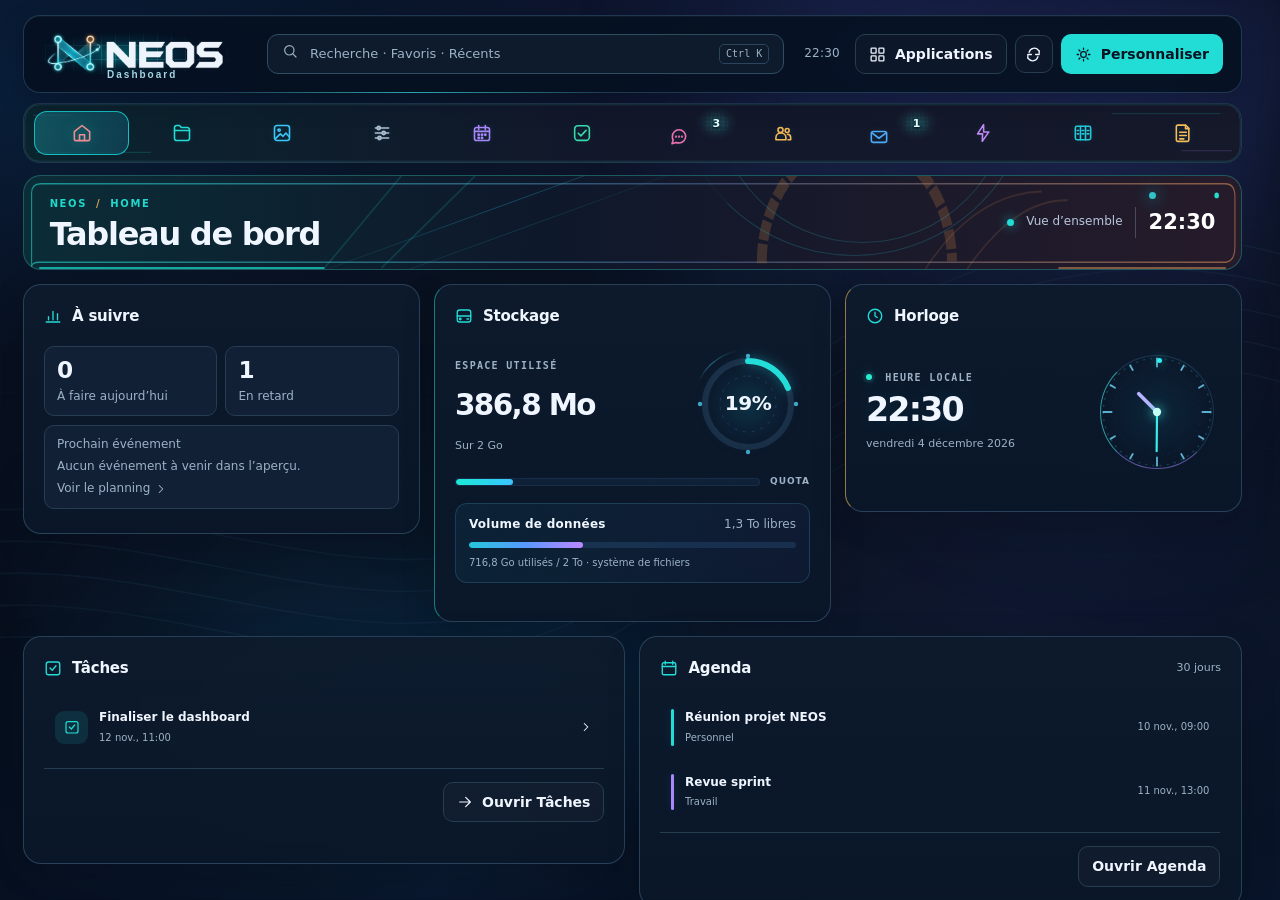
<file: docs/demo/index.html>
<!doctype html>
<html lang="fr">
<head>
  <meta charset="utf-8">
  <meta name="viewport" content="width=device-width, initial-scale=1">
  <base href="../../">
  <title>Neos v0.7.7 — Démonstration</title>
  <link rel="stylesheet" href="novadashboard/css/app.css">
  <style>:root { --header-height: 0px; } body { margin: 0; background: #080f1d; }</style>
</head>
<body>
  <div id="nova-root" data-demo="true"></div>
  <script src="docs/demo/data.js"></script>
  <script src="novadashboard/js/app.js"></script>
</body>
</html>
</file>
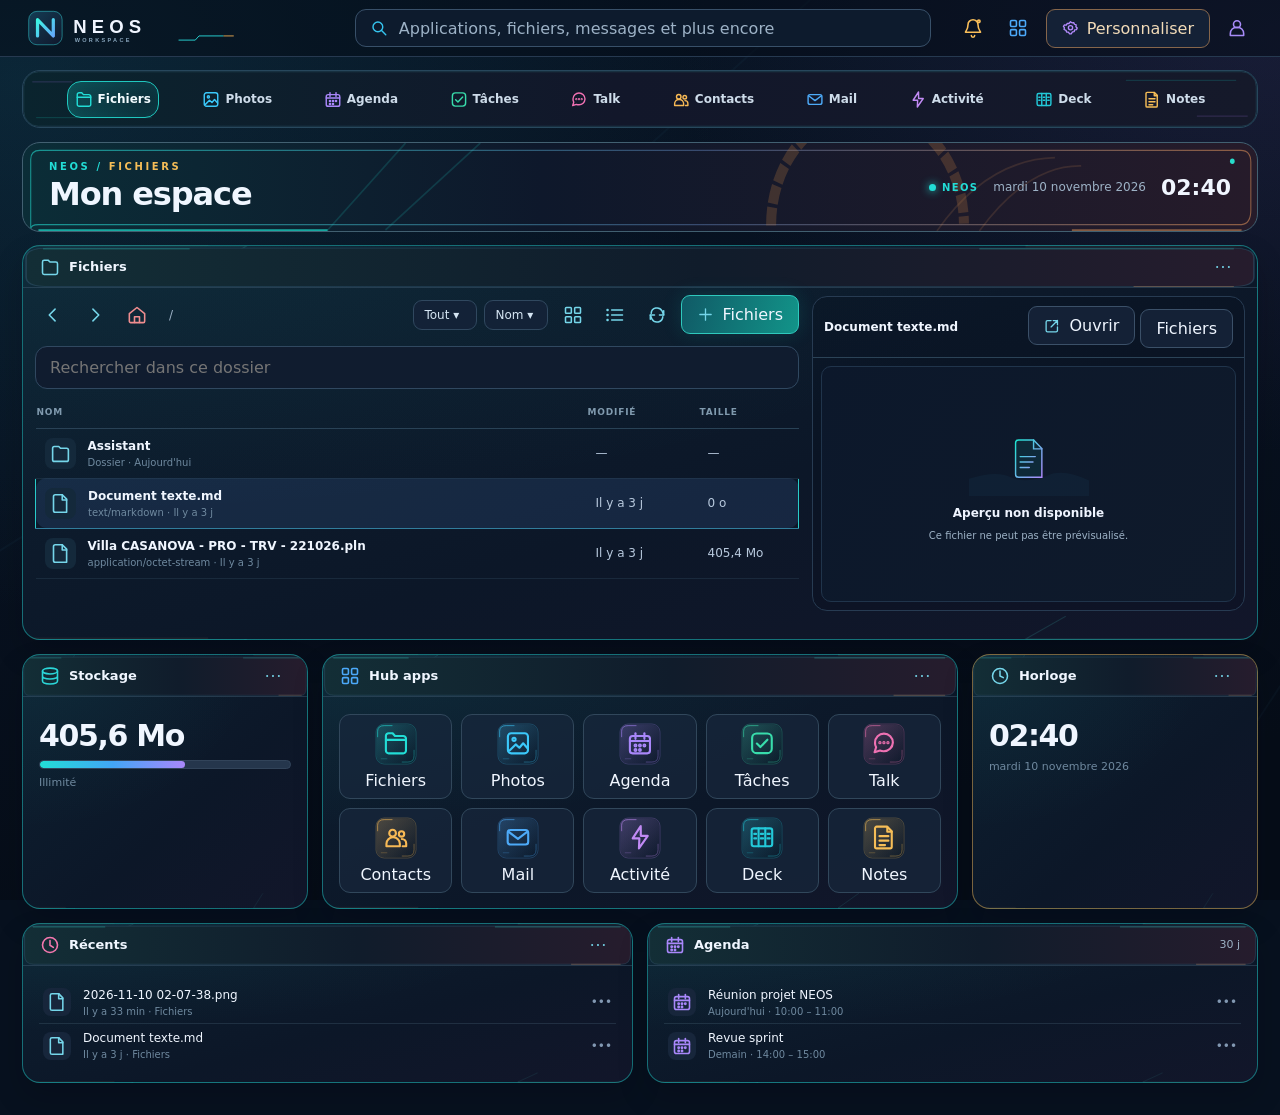
<file: NEOS_UI_Kit_v1/NEOS_UI_Kit_v1/demo/index.html>
<!doctype html><html lang="fr"><head><meta charset="utf-8"/><meta name="viewport" content="width=device-width,initial-scale=1"/><title>NEOS — Démo UI Kit</title><link rel="stylesheet" href="../css/neos-tokens.css"/><link rel="stylesheet" href="../css/neos-components.css"/></head><body style="margin:0"><div class="neos-theme neos-shell">
<header class="neos-topbar"><div class="neos-topbrand"><img class="neos-brand" src="../assets/branding/neos-wordmark.svg" alt="NEOS workspace"/></div><div class="neos-topsearch"><img src="../assets/icons/ui/recherche.svg" alt=""/>Applications, fichiers, messages et plus encore</div><div class="neos-top-actions"><button class="neos-icon-button" title="Notifications"><img src="../assets/icons/ui/notifications.svg" alt=""/></button><button class="neos-icon-button" title="Applications"><img src="../assets/icons/ui/applications.svg" alt=""/></button><button class="neos-button neos-button--secondary"><img src="../assets/icons/ui/parametres.svg" alt=""/>Personnaliser</button><button class="neos-icon-button" title="Profil"><img src="../assets/icons/ui/profil.svg" alt=""/></button></div></header>
<nav class="neos-nav" aria-label="Applications NEOS"><a href="#" class="neos-nav-item is-active"><img src="../assets/icons/apps/fichiers.svg" alt=""/>Fichiers</a><a href="#" class="neos-nav-item "><img src="../assets/icons/apps/photos.svg" alt=""/>Photos</a><a href="#" class="neos-nav-item "><img src="../assets/icons/apps/agenda.svg" alt=""/>Agenda</a><a href="#" class="neos-nav-item "><img src="../assets/icons/apps/taches.svg" alt=""/>Tâches</a><a href="#" class="neos-nav-item "><img src="../assets/icons/apps/talk.svg" alt=""/>Talk</a><a href="#" class="neos-nav-item "><img src="../assets/icons/apps/contacts.svg" alt=""/>Contacts</a><a href="#" class="neos-nav-item "><img src="../assets/icons/apps/mail.svg" alt=""/>Mail</a><a href="#" class="neos-nav-item "><img src="../assets/icons/apps/activite.svg" alt=""/>Activité</a><a href="#" class="neos-nav-item "><img src="../assets/icons/apps/deck.svg" alt=""/>Deck</a><a href="#" class="neos-nav-item "><img src="../assets/icons/apps/notes.svg" alt=""/>Notes</a></nav>
<main class="neos-content"><section class="neos-hero"><div><div class="neos-eyebrow">NEOS / <span style="color:var(--neos-amber)">FICHIERS</span></div><h1>Mon espace</h1></div><div class="neos-hero-meta"><span class="neos-live">NEOS</span><span>mardi 10 novembre 2026</span><span class="neos-hero-time">02:40</span></div></section>
<section class="neos-panel neos-panel--cyan neos-files-panel"><div class="neos-panel__head"><h2 class="neos-panel__title"><img src="../assets/icons/ui/dossier.svg" alt=""/>Fichiers</h2><button class="neos-icon-button" aria-label="Options"><img src="../assets/icons/ui/plus-options.svg" alt=""/></button></div>
<div class="neos-files-grid"><div><div class="neos-toolbar"><button class="neos-icon-button" aria-label="Précédent"><img src="../assets/icons/ui/retour.svg" alt=""/></button><button class="neos-icon-button" aria-label="Suivant"><img src="../assets/icons/ui/suivant.svg" alt=""/></button><button class="neos-icon-button" aria-label="Accueil"><img src="../assets/icons/ui/accueil.svg" alt=""/></button><span class="neos-breadcrumb">/</span><div class="neos-toolbar-right"><span class="neos-control">Tout ▾</span><span class="neos-control">Nom ▾</span><button class="neos-icon-button" aria-label="Vue grille"><img src="../assets/icons/ui/grille.svg" alt=""/></button><button class="neos-icon-button" aria-label="Vue liste"><img src="../assets/icons/ui/liste.svg" alt=""/></button><button class="neos-icon-button" aria-label="Actualiser"><img src="../assets/icons/ui/actualiser.svg" alt=""/></button><button class="neos-button neos-button--primary"><img src="../assets/icons/ui/plus.svg" alt=""/>Fichiers</button></div></div>
<input class="neos-search-input" type="search" placeholder="Rechercher dans ce dossier" aria-label="Rechercher dans ce dossier"/><table class="neos-table"><thead><tr><th>Nom</th><th>Modifié</th><th>Taille</th></tr></thead><tbody><tr><td><div class="neos-file-main"><img src="../assets/icons/ui/dossier.svg" alt=""/><div>Assistant<small>Dossier · Aujourd'hui</small></div></div></td><td>—</td><td>—</td></tr><tr class="is-selected"><td><div class="neos-file-main"><img src="../assets/icons/ui/fichier.svg" alt=""/><div>Document texte.md<small>text/markdown · Il y a 3 j</small></div></div></td><td>Il y a 3 j</td><td>0 o</td></tr><tr><td><div class="neos-file-main"><img src="../assets/icons/ui/fichier.svg" alt=""/><div>Villa CASANOVA - PRO - TRV - 221026.pln<small>application/octet-stream · Il y a 3 j</small></div></div></td><td>Il y a 3 j</td><td>405,4 Mo</td></tr></tbody></table></div>
<aside class="neos-preview-pane" aria-label="Aperçu du document"><div class="neos-preview-top"><span>Document texte.md</span><div><button class="neos-button"><img src="../assets/icons/ui/ouvrir.svg" alt=""/>Ouvrir</button> <button class="neos-button">Fichiers</button></div></div><div class="neos-preview-placeholder"><img src="../assets/panels/empty-document.svg" alt=""/><strong>Aperçu non disponible</strong><span>Ce fichier ne peut pas être prévisualisé.</span></div></aside></div></section>
<div class="neos-widgets"><section class="neos-panel neos-panel--cyan neos-widget"><div class="neos-panel__head"><h2 class="neos-panel__title"><img src="../assets/icons/ui/stockage.svg" alt=""/>Stockage</h2><button class="neos-icon-button" aria-label="Options"><img src="../assets/icons/ui/plus-options.svg" alt=""/></button></div><div class="neos-panel__body"><div class="neos-stat">405,6 Mo</div><div class="neos-progress" aria-label="Utilisation stockage"><i></i></div><div class="neos-widget-caption">Illimité</div></div></section>
<section class="neos-panel neos-panel--cyan neos-widget"><div class="neos-panel__head"><h2 class="neos-panel__title"><img src="../assets/icons/ui/applications.svg" alt=""/>Hub apps</h2><button class="neos-icon-button" aria-label="Options"><img src="../assets/icons/ui/plus-options.svg" alt=""/></button></div><div class="neos-panel__body"><div class="neos-app-grid"><button class="neos-app-tile" type="button" aria-label="Ouvrir Fichiers"><img src="../assets/icons/tiles/fichiers.svg" alt=""/><span>Fichiers</span></button><button class="neos-app-tile" type="button" aria-label="Ouvrir Photos"><img src="../assets/icons/tiles/photos.svg" alt=""/><span>Photos</span></button><button class="neos-app-tile" type="button" aria-label="Ouvrir Agenda"><img src="../assets/icons/tiles/agenda.svg" alt=""/><span>Agenda</span></button><button class="neos-app-tile" type="button" aria-label="Ouvrir Tâches"><img src="../assets/icons/tiles/taches.svg" alt=""/><span>Tâches</span></button><button class="neos-app-tile" type="button" aria-label="Ouvrir Talk"><img src="../assets/icons/tiles/talk.svg" alt=""/><span>Talk</span></button><button class="neos-app-tile" type="button" aria-label="Ouvrir Contacts"><img src="../assets/icons/tiles/contacts.svg" alt=""/><span>Contacts</span></button><button class="neos-app-tile" type="button" aria-label="Ouvrir Mail"><img src="../assets/icons/tiles/mail.svg" alt=""/><span>Mail</span></button><button class="neos-app-tile" type="button" aria-label="Ouvrir Activité"><img src="../assets/icons/tiles/activite.svg" alt=""/><span>Activité</span></button><button class="neos-app-tile" type="button" aria-label="Ouvrir Deck"><img src="../assets/icons/tiles/deck.svg" alt=""/><span>Deck</span></button><button class="neos-app-tile" type="button" aria-label="Ouvrir Notes"><img src="../assets/icons/tiles/notes.svg" alt=""/><span>Notes</span></button></div></div></section>
<section class="neos-panel neos-panel--amber neos-widget"><div class="neos-panel__head"><h2 class="neos-panel__title"><img src="../assets/icons/ui/horloge.svg" alt=""/>Horloge</h2><button class="neos-icon-button" aria-label="Options"><img src="../assets/icons/ui/plus-options.svg" alt=""/></button></div><div class="neos-panel__body"><div class="neos-stat">02:40</div><div class="neos-widget-caption">mardi 10 novembre 2026</div></div></section></div>
<div class="neos-bottom-widgets"><section class="neos-panel neos-panel--cyan"><div class="neos-panel__head"><h2 class="neos-panel__title"><img src="../assets/icons/ui/recents.svg" alt=""/>Récents</h2><button class="neos-icon-button" aria-label="Options"><img src="../assets/icons/ui/plus-options.svg" alt=""/></button></div><div class="neos-panel__body"><div class="neos-list-row"><img src="../assets/icons/ui/fichier.svg" alt=""/><div>2026-11-10 02-07-38.png<small>Il y a 33 min · Fichiers</small></div><span class="neos-spacer">•••</span></div><div class="neos-list-row"><img src="../assets/icons/ui/fichier.svg" alt=""/><div>Document texte.md<small>Il y a 3 j · Fichiers</small></div><span class="neos-spacer">•••</span></div></div></section>
<section class="neos-panel neos-panel--cyan"><div class="neos-panel__head"><h2 class="neos-panel__title"><img src="../assets/icons/apps/agenda.svg" alt=""/>Agenda</h2><span class="neos-muted" style="font-size:11px">30 j</span></div><div class="neos-panel__body"><div class="neos-list-row"><img src="../assets/icons/apps/agenda.svg" alt=""/><div>Réunion projet NEOS<small>Aujourd'hui · 10:00 – 11:00</small></div><span class="neos-spacer">•••</span></div><div class="neos-list-row"><img src="../assets/icons/apps/agenda.svg" alt=""/><div>Revue sprint<small>Demain · 14:00 – 15:00</small></div><span class="neos-spacer">•••</span></div></div></section></div>
</main></div></body></html>
</file>
<file: NEOS_UI_Kit_v1/NEOS_UI_Kit_v1/css/neos-tokens.css>
/* NEOS UI KIT v1.0 — all namespaced, dark-mode first */
:root, .neos-theme {
 --neos-bg: #07111F; --neos-panel: #0C192B; --neos-panel-elevated: #112035;
 --neos-panel-soft: #102033; --neos-tile: #142239; --neos-tile-hover: #1B2D46;
 --neos-border: #263D52; --neos-border-strong: #35596B;
 --neos-text: #F0F6FF; --neos-text-subtle: #9DB2C6; --neos-text-dim: #6F899F;
 --neos-cyan: #22DDD6; --neos-blue: #3BC8FA; --neos-violet: #A987FA;
 --neos-mint: #38DCAB; --neos-pink: #EF71B2; --neos-amber: #F5BD57;
 --neos-copper: #B57D57; --neos-danger: #F67985;
 --neos-radius-lg: 18px; --neos-radius-md: 13px; --neos-radius-sm: 9px;
 --neos-gap: 12px; --neos-space-1: 4px; --neos-space-2: 8px; --neos-space-3: 12px; --neos-space-4: 16px;
 --neos-space-6: 24px; --neos-space-8: 32px;
 --neos-shadow: 0 14px 30px rgba(1,5,14,.20); --neos-focus: 0 0 0 3px rgba(34,221,214,.38);
 --neos-font: Inter, ui-sans-serif, system-ui, -apple-system, 'Segoe UI', sans-serif;
 --neos-asset-base: '../assets/';
}
</file>
<file: NEOS_UI_Kit_v1/NEOS_UI_Kit_v1/css/neos-components.css>
/* NEOS COMPONENTS — namespaced classes: no Nextcloud global styles overridden. */
.neos-theme { color: var(--neos-text); font-family:var(--neos-font); color-scheme:dark; }
.neos-theme *, .neos-theme *::before,.neos-theme *::after { box-sizing:border-box; }
.neos-shell { min-height:100vh; background:#07111f url('../assets/panels/dashboard-background.svg') center top/cover fixed; }
.neos-shell button, .neos-shell input {font:inherit}
.neos-topbar {height:57px;display:flex;gap:18px;align-items:center;padding:0 25px;border-bottom:1px solid #263950;background:rgba(4,13,24,.52)}
.neos-topbrand {display:flex;align-items:center;gap:10px;flex:0 0 305px}
.neos-brand {height:47px;max-width:225px}
.neos-topsearch {display:flex;align-items:center;gap:11px;margin:auto;width:min(600px,45vw);height:38px;border:1px solid #385069;border-radius:11px;padding:0 14px;color:var(--neos-text-subtle);background:#0d1b2d}
.neos-topsearch img {width:18px;height:18px;}
.neos-top-actions {display:flex;gap:10px;align-items:center}
.neos-icon-button {border:1px solid transparent;background:transparent;border-radius:10px;color:var(--neos-text-subtle);width:35px;height:35px;display:inline-flex;align-items:center;justify-content:center;cursor:pointer}
.neos-icon-button:hover,.neos-icon-button:focus-visible {background:#1A2B40;border-color:#376078;outline:none}
.neos-icon-button:focus-visible,.neos-button:focus-visible,.neos-nav-item:focus-visible,.neos-app-tile:focus-visible {box-shadow:var(--neos-focus);outline:0}
.neos-icon-button img {width:20px;height:20px;}
.neos-button {display:inline-flex;align-items:center;justify-content:center;gap:8px;padding:9px 15px;border-radius:var(--neos-radius-sm);border:1px solid #3B5068;background:#142136;color:var(--neos-text);font-weight:680;font-size:12px;cursor:pointer}
.neos-button img {width:17px;height:17px}
.neos-button:hover {background:#1D314A}
.neos-button--primary {border-color:#2FC9BD;background:linear-gradient(105deg,#105A66,#129489);box-shadow:0 0 20px rgba(21,215,202,.14)}
.neos-button--secondary {border-color:#86664B;color:#F2DBB8}
.neos-nav {min-height:58px;margin:13px 22px 14px;border:1px solid #27475C;border-radius:18px;background:#0D1D2D url('../assets/panels/navigation-strip.svg') center/100% 100%;display:flex;justify-content:space-evenly;align-items:center;gap:4px;padding:5px 12px}
.neos-nav-item {text-decoration:none;color:#CEDCEA;display:inline-flex;align-items:center;gap:7px;padding:8px 11px;border:1px solid transparent;border-radius:14px;font-size:12px;font-weight:650;white-space:nowrap;background:transparent;cursor:pointer}
.neos-nav-item img {width:21px;height:21px}
.neos-nav-item:hover{background:rgba(34,221,214,.08)}
.neos-nav-item.is-active{border-color:#20C8BF;color:#F3FCFF;background:linear-gradient(115deg,rgba(20,158,156,.33),rgba(12,45,57,.75));box-shadow:inset 0 0 14px rgba(22,205,196,.10)}
.neos-content{padding:0 22px 32px;max-width:2100px;margin:auto}
.neos-hero{min-height:90px;padding:16px 26px;margin-bottom:13px;display:flex;align-items:center;justify-content:space-between;border:1px solid #426071;border-radius:18px;background:#101E30 url('../assets/panels/heading-cyber.svg') center/100% 100%}
.neos-eyebrow{text-transform:uppercase;letter-spacing:.26em;font-size:10px;font-weight:800;color:var(--neos-cyan)}
.neos-hero h1{margin:4px 0 0;font-size:clamp(24px,2.5vw,34px);letter-spacing:-.035em;line-height:1.15}
.neos-hero-meta {font-size:12px;color:var(--neos-text-subtle);display:flex;align-items:center;gap:15px}
.neos-live {display:inline-flex;gap:6px;align-items:center;color:var(--neos-cyan);font-weight:800;letter-spacing:.13em;font-size:10px}
.neos-live::before{content:'';height:7px;width:7px;background:var(--neos-cyan);border-radius:50%;box-shadow:0 0 9px var(--neos-cyan)}
.neos-hero-time{font-size:22px;font-weight:850;color:var(--neos-text)}
.neos-panel {border:1px solid var(--neos-border);border-radius:var(--neos-radius-lg);background:#0D192B url('../assets/panels/panel-texture.svg') center/100% 100%;overflow:hidden;box-shadow:var(--neos-shadow)}
.neos-panel--cyan {border-color:rgba(32,218,212,.45)}
.neos-panel--amber{border-color:rgba(245,189,87,.46)}
.neos-panel__head{height:42px;display:flex;align-items:center;justify-content:space-between;gap:10px;padding:0 17px;border-bottom:1px solid rgba(62,88,110,.5);background:url('../assets/panels/card-heading.svg') center/100% 100%}
.neos-panel__title{display:flex;align-items:center;gap:9px;font-size:13px;font-weight:760;margin:0}
.neos-panel__title img{width:20px;height:20px}
.neos-panel__body{padding:15px 16px;}
.neos-panel__foot{height:25px;background:url('../assets/panels/card-footer.svg') center/100% 100%}
.neos-files-panel{min-height:395px;margin-bottom:14px}
.neos-files-grid{display:grid;grid-template-columns:minmax(0,1.5fr) minmax(320px,.85fr);gap:13px;padding:0 12px 12px;min-height:335px}
.neos-toolbar{display:flex;align-items:center;gap:7px;margin:7px 0 12px}
.neos-breadcrumb{padding-left:8px;color:var(--neos-text-subtle);font-size:12px}
.neos-toolbar-right{margin-left:auto;display:flex;gap:7px;align-items:center}
.neos-control {color:#D5E5F3;border:1px solid #30485F;background:#132237;padding:7px 10px;border-radius:9px;font-size:12px;min-width:64px}
.neos-search-input{width:100%;background:#101C2F;border:1px solid #304860;border-radius:12px;color:#EFF6FF;padding:11px 14px;font-size:12px;outline:none}
.neos-search-input:focus{border-color:var(--neos-cyan);box-shadow:var(--neos-focus)}
.neos-table {border-collapse:collapse;width:100%;font-size:12px;margin-top:8px;table-layout:fixed}
.neos-table th{height:31px;border-bottom:1px solid #294256;color:#809AAE;text-align:left;text-transform:uppercase;font-size:9px;letter-spacing:.09em}
.neos-table th:nth-child(2),.neos-table td:nth-child(2){width:112px}
.neos-table th:nth-child(3),.neos-table td:nth-child(3){width:100px}
.neos-table td{padding:9px 9px;border-bottom:1px solid rgba(49,74,94,.35);color:#B8C9DD}
.neos-table td:first-child{color:var(--neos-text);font-weight:700}
.neos-table tr.is-selected td {background:rgba(70,114,179,.18);border-top:1px solid #317D9C;border-bottom:1px solid #317D9C}
.neos-table tr.is-selected td:first-child{border-radius:11px 0 0 11px;border-left:1px solid #28CBCA}
.neos-table tr.is-selected td:last-child{border-radius:0 11px 11px 0;border-right:1px solid #28CBCA}
.neos-file-main{display:flex;align-items:center;gap:12px;white-space:nowrap;overflow:hidden}
.neos-file-main img {width:31px;height:31px;padding:5px;flex:none;background:#14293B;border-radius:8px}
.neos-file-main small{display:block;font-size:10px;font-weight:500;color:var(--neos-text-dim);margin-top:4px;overflow:hidden;text-overflow:ellipsis}
.neos-preview-pane{border:1px solid #273B52;border-radius:15px;background:rgba(5,12,23,.22);overflow:hidden;display:flex;flex-direction:column;margin:8px 0 0}
.neos-preview-top{display:flex;justify-content:space-between;align-items:center;gap:6px;border-bottom:1px solid #2B4357;padding:9px 11px}
.neos-preview-top>span{font-size:12px;font-weight:750}
.neos-preview-placeholder{flex:1;min-height:210px;margin:8px;border:1px solid #20344B;border-radius:10px;display:flex;flex-direction:column;justify-content:center;align-items:center;color:var(--neos-text-subtle);gap:10px;background:linear-gradient(125deg,#0C182B,#0F1A2B)}
.neos-preview-placeholder img{width:120px;max-width:45%;height:auto}
.neos-preview-placeholder strong{font-size:12px;color:#EFF4FF}
.neos-preview-placeholder span{font-size:10px}
.neos-widgets{display:grid;grid-template-columns:minmax(205px,1fr) minmax(390px,2.6fr) minmax(205px,.95fr);gap:14px;margin-bottom:14px}
.neos-widget{min-height:143px}
.neos-stat {font-size:30px;font-weight:850;letter-spacing:-.045em;margin:6px 0 7px}
.neos-progress{height:9px;border-radius:99px;background:#25364C;overflow:hidden;border:1px solid #32445A}
.neos-progress>i{display:block;width:58%;height:100%;background:linear-gradient(90deg,var(--neos-cyan),#42A6F7,var(--neos-violet));border-radius:99px}
.neos-widget-caption{font-size:11px;color:var(--neos-text-dim);margin-top:7px}
.neos-app-grid{display:grid;grid-template-columns:repeat(10,minmax(0,1fr));gap:9px;margin-top:2px}
.neos-app-tile{background:rgba(24,39,61,.7);border:1px solid #31475B;border-radius:11px;min-height:79px;text-align:center;color:var(--neos-text);font-size:10px;font-weight:700;display:flex;flex-direction:column;justify-content:center;align-items:center;gap:6px;cursor:pointer;padding:8px 4px}
.neos-app-tile:hover{transform:translateY(-2px);border-color:#4EC8CD;background:#1B3048}
.neos-app-tile img{width:42px;height:42px}
.neos-bottom-widgets {display:grid;grid-template-columns:1fr 1fr;gap:14px}
.neos-list-row{display:flex;align-items:center;gap:12px;min-height:43px;padding:6px 4px;border-bottom:1px solid rgba(77,103,124,.3);font-size:12px}
.neos-list-row:last-child{border:0}
.neos-list-row img{width:28px;height:28px;padding:4px;border-radius:8px;background:#17263B}
.neos-list-row small{display:block;font-size:10px;color:var(--neos-text-dim);margin-top:4px}
.neos-spacer{margin-left:auto;color:#8298B2}
.neos-muted{color:var(--neos-text-subtle)}
@media(max-width:1450px){.neos-app-grid{grid-template-columns:repeat(5,minmax(0,1fr))}.neos-widgets{grid-template-columns:minmax(180px,.9fr) minmax(300px,2fr) minmax(180px,.9fr)}.neos-nav-item{gap:5px;padding:7px}.neos-nav-item img{width:18px}}
@media(max-width:1080px){.neos-files-grid{grid-template-columns:1fr}.neos-preview-pane{min-height:250px}.neos-widgets{grid-template-columns:1fr 2fr}.neos-widgets>.neos-widget:last-child{grid-column:1/-1;min-height:115px}.neos-topbrand{flex:0 0 180px}.neos-brand{max-width:175px}.neos-nav{overflow:auto;justify-content:flex-start}.neos-hero-meta{display:none}}
@media(max-width:700px){.neos-content{padding:0 10px 20px}.neos-nav{margin:10px}.neos-topbar{padding:0 12px;gap:8px}.neos-topbrand{flex-basis:auto}.neos-topsearch{display:none}.neos-top-actions{margin-left:auto}.neos-brand{max-width:150px}.neos-hero{min-height:77px;padding:14px}.neos-widgets,.neos-bottom-widgets{grid-template-columns:1fr}.neos-widgets>.neos-widget:last-child{grid-column:auto}.neos-files-grid{padding:0 7px 7px}.neos-toolbar{flex-wrap:wrap}.neos-toolbar-right{margin-left:0;flex-wrap:wrap}.neos-table th:nth-child(2),.neos-table th:nth-child(3),.neos-table td:nth-child(2),.neos-table td:nth-child(3){display:none}.neos-app-grid{grid-template-columns:repeat(5,minmax(0,1fr))}.neos-app-tile{font-size:9px;min-height:70px}.neos-app-tile img{width:37px;height:37px}}
@media(prefers-reduced-motion:reduce){.neos-theme *, .neos-theme *::before,.neos-theme *::after{animation:none!important;transition:none!important}}
</file>
